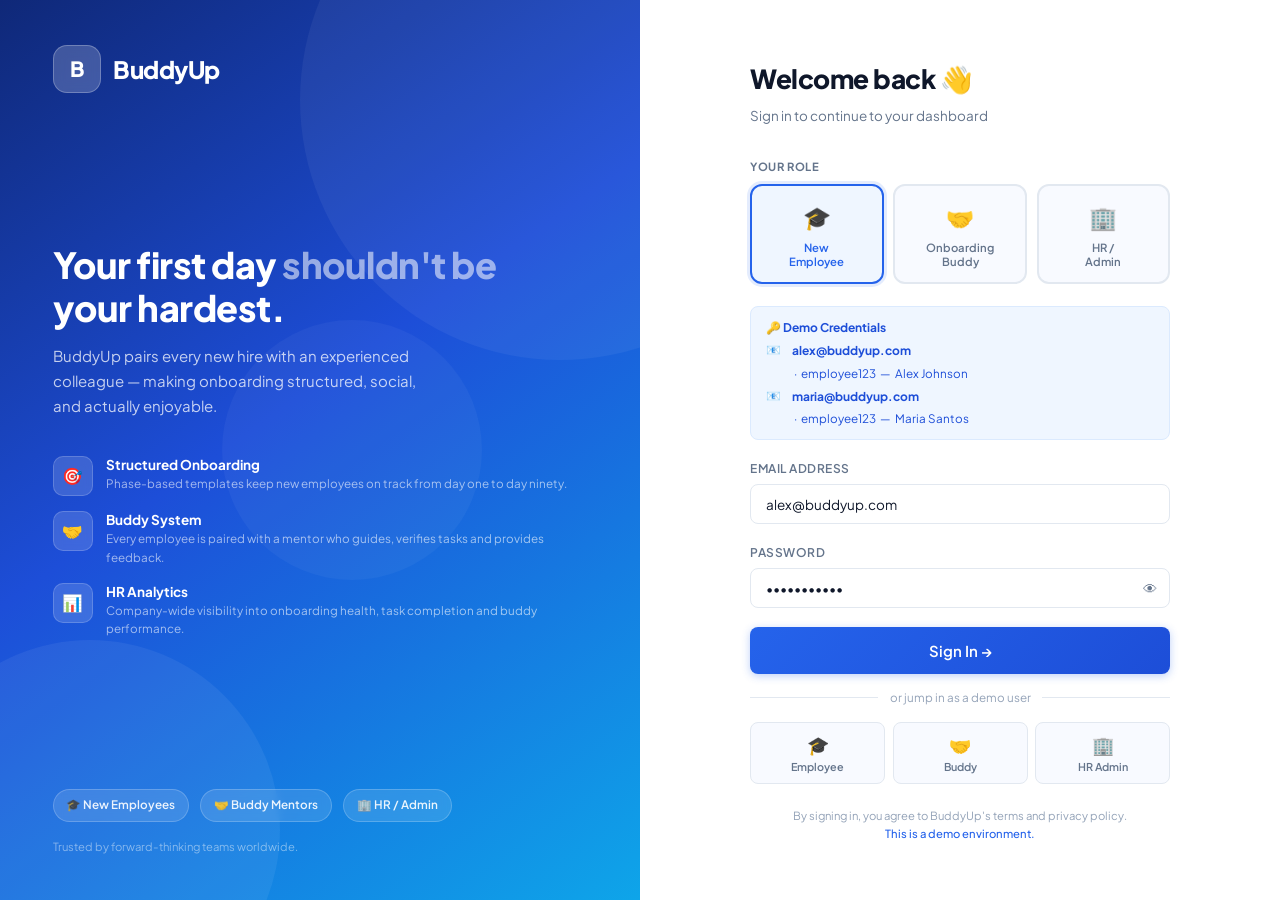
<file: BuddyUp/index.html>
<!DOCTYPE html>
<html lang="en">
<head>
  <meta charset="UTF-8" />
  <meta name="viewport" content="width=device-width, initial-scale=1.0"/>
  <title>BuddyUp — Onboarding Buddy System</title>
  <link rel="stylesheet" href="styles.css"/>
  <style>
    /* ============================================================
       LOGIN PAGE — Two-column split layout
       ============================================================ */
    body { overflow: hidden; }

    .login-split {
      min-height: 100vh;
      height: 100vh;
      display: grid;
      grid-template-columns: 1fr 1fr;
      position: relative;
      overflow: hidden;
    }

    /* ---- LEFT PANEL (brand) ---- */
    .login-hero {
      background: linear-gradient(145deg, #0f2878 0%, #1d4ed8 45%, #0ea5e9 100%);
      display: flex;
      flex-direction: column;
      justify-content: space-between;
      padding: 3rem 3.5rem;
      position: relative;
      overflow: hidden;
      color: white;
    }

    /* decorative circles */
    .login-hero::before {
      content: '';
      position: absolute;
      width: 520px; height: 520px;
      border-radius: 50%;
      background: rgba(255,255,255,.05);
      top: -160px; right: -180px;
      pointer-events: none;
    }
    .login-hero::after {
      content: '';
      position: absolute;
      width: 380px; height: 380px;
      border-radius: 50%;
      background: rgba(255,255,255,.06);
      bottom: -120px; left: -100px;
      pointer-events: none;
    }
    .hero-circle-mid {
      position: absolute;
      width: 260px; height: 260px;
      border-radius: 50%;
      background: rgba(255,255,255,.04);
      top: 50%; left: 55%;
      transform: translate(-50%,-50%);
      pointer-events: none;
    }

    .hero-header {
      display: flex;
      align-items: center;
      gap: .85rem;
      position: relative;
      z-index: 1;
    }

    .hero-logo-icon {
      width: 48px; height: 48px;
      background: rgba(255,255,255,.2);
      backdrop-filter: blur(6px);
      border-radius: 14px;
      display: flex; align-items: center; justify-content: center;
      font-size: 1.4rem;
      font-weight: 800;
      color: white;
      border: 1px solid rgba(255,255,255,.25);
      flex-shrink: 0;
    }

    .hero-logo-name {
      font-size: 1.6rem;
      font-weight: 800;
      color: white;
      letter-spacing: -.5px;
    }

    .hero-body {
      position: relative;
      z-index: 1;
      flex: 1;
      display: flex;
      flex-direction: column;
      justify-content: center;
      padding: 2rem 0;
    }

    .hero-tagline {
      font-size: 2.4rem;
      font-weight: 800;
      line-height: 1.2;
      color: white;
      margin-bottom: 1rem;
      letter-spacing: -.5px;
    }

    .hero-tagline span {
      color: rgba(255,255,255,.55);
    }

    .hero-desc {
      font-size: 1rem;
      color: rgba(255,255,255,.75);
      line-height: 1.65;
      max-width: 380px;
      margin-bottom: 2.5rem;
    }

    /* Feature list */
    .hero-features {
      display: flex;
      flex-direction: column;
      gap: 1rem;
    }

    .hero-feature {
      display: flex;
      align-items: flex-start;
      gap: .9rem;
    }

    .hero-feature-icon {
      width: 40px; height: 40px;
      border-radius: 10px;
      background: rgba(255,255,255,.15);
      display: flex; align-items: center; justify-content: center;
      font-size: 1.1rem;
      flex-shrink: 0;
      backdrop-filter: blur(4px);
      border: 1px solid rgba(255,255,255,.18);
    }

    .hero-feature-text {}
    .hero-feature-title {
      font-size: .9rem;
      font-weight: 700;
      color: white;
      line-height: 1.3;
    }
    .hero-feature-desc {
      font-size: .78rem;
      color: rgba(255,255,255,.6);
      margin-top: .1rem;
    }

    /* Role pillars */
    .hero-roles {
      display: flex;
      gap: .75rem;
      flex-wrap: wrap;
      position: relative;
      z-index: 1;
    }

    .hero-role-pill {
      display: flex;
      align-items: center;
      gap: .4rem;
      background: rgba(255,255,255,.12);
      border: 1px solid rgba(255,255,255,.2);
      border-radius: 20px;
      padding: .4rem .85rem;
      font-size: .78rem;
      font-weight: 600;
      color: rgba(255,255,255,.9);
      backdrop-filter: blur(4px);
    }

    .hero-bottom-text {
      font-size: .75rem;
      color: rgba(255,255,255,.45);
      margin-top: 1rem;
    }

    /* ---- RIGHT PANEL (form) ---- */
    .login-form-panel {
      background: var(--surface);
      display: flex;
      flex-direction: column;
      align-items: center;
      justify-content: center;
      padding: 3rem 3.5rem;
      overflow-y: auto;
      position: relative;
    }

    .login-form-inner {
      width: 100%;
      max-width: 420px;
    }

    .login-form-header {
      margin-bottom: 2rem;
    }

    .login-form-title {
      font-size: 1.75rem;
      font-weight: 800;
      color: var(--text);
      letter-spacing: -.5px;
      margin-bottom: .35rem;
    }

    .login-form-subtitle {
      font-size: .9rem;
      color: var(--text-muted);
    }

    /* Role selector — horizontal pills on desktop */
    .role-selector-h {
      display: grid;
      grid-template-columns: repeat(3, 1fr);
      gap: .65rem;
      margin-bottom: 1.5rem;
    }

    .role-card-h {
      display: flex;
      flex-direction: column;
      align-items: center;
      gap: .4rem;
      padding: .9rem .6rem;
      border: 2px solid var(--border);
      border-radius: var(--radius);
      cursor: pointer;
      transition: var(--transition);
      background: var(--surface-2);
      text-align: center;
    }

    .role-card-h:hover {
      border-color: var(--primary);
      background: var(--primary-pale);
    }

    .role-card-h.active {
      border-color: var(--primary);
      background: var(--primary-pale);
      box-shadow: 0 0 0 3px rgba(37,99,235,.12);
    }

    .role-card-h .rch-icon { font-size: 1.5rem; }
    .role-card-h .rch-label {
      font-size: .75rem;
      font-weight: 600;
      color: var(--text-muted);
      line-height: 1.2;
    }
    .role-card-h.active .rch-label { color: var(--primary); }

    /* Credentials hint */
    .login-hint {
      background: var(--primary-pale);
      border: 1px solid var(--primary-light);
      border-radius: var(--radius-sm);
      padding: .7rem 1rem;
      margin-bottom: 1.25rem;
      font-size: .78rem;
      color: var(--primary-dark);
    }
    .login-hint strong {
      display: block;
      font-weight: 700;
      margin-bottom: .3rem;
      font-size: .8rem;
    }
    .hint-creds { display: flex; flex-direction: column; gap: .18rem; }
    .hint-row { display: flex; gap: .5rem; align-items: flex-start; }
    .hint-label { color: var(--text-muted); width: 18px; flex-shrink: 0; }

    /* Divider */
    .divider-or {
      display: flex; align-items: center; gap: .75rem;
      color: var(--text-light); font-size: .78rem; margin: 1rem 0;
    }
    .divider-or::before, .divider-or::after {
      content: ''; flex: 1; height: 1px; background: var(--border);
    }

    /* Quick login buttons */
    .quick-login-grid {
      display: grid;
      grid-template-columns: repeat(3, 1fr);
      gap: .5rem;
      margin-bottom: 1.5rem;
    }

    .quick-btn {
      display: flex;
      flex-direction: column;
      align-items: center;
      gap: .25rem;
      padding: .65rem .4rem;
      border-radius: var(--radius-sm);
      border: 1.5px solid var(--border);
      background: var(--surface-2);
      cursor: pointer;
      transition: var(--transition);
      font-size: .72rem;
      font-weight: 600;
      color: var(--text-muted);
    }
    .quick-btn:hover {
      border-color: var(--primary);
      color: var(--primary);
      background: var(--primary-pale);
    }
    .quick-btn .qb-icon { font-size: 1.2rem; }

    .form-footer-note {
      text-align: center;
      font-size: .75rem;
      color: var(--text-light);
      margin-top: 1.25rem;
    }

    /* ---- RESPONSIVE ---- */
    @media (max-width: 900px) {
      body { overflow: auto; }
      .login-split {
        grid-template-columns: 1fr;
        height: auto;
        min-height: 100vh;
      }
      .login-hero {
        padding: 2rem 2rem 2.5rem;
        min-height: 320px;
      }
      .hero-tagline { font-size: 1.7rem; }
      .hero-features { display: none; }
      .login-form-panel {
        padding: 2rem 1.75rem 3rem;
        justify-content: flex-start;
      }
      .login-form-inner { max-width: 100%; }
    }

    @media (max-width: 480px) {
      .login-hero { padding: 1.5rem; }
      .login-form-panel { padding: 1.5rem 1.25rem 2.5rem; }
      .role-selector-h { gap: .4rem; }
      .quick-login-grid { gap: .4rem; }
    }
  </style>
</head>
<body>

<div class="login-split">

  <!-- ===== LEFT: HERO PANEL ===== -->
  <div class="login-hero">
    <div class="hero-circle-mid"></div>

    <!-- Brand header -->
    <div class="hero-header">
      <div class="hero-logo-icon">B</div>
      <span class="hero-logo-name">BuddyUp</span>
    </div>

    <!-- Body content -->
    <div class="hero-body">
      <h1 class="hero-tagline">
        Your first day <span>shouldn't be</span><br>your hardest.
      </h1>
      <p class="hero-desc">
        BuddyUp pairs every new hire with an experienced colleague — making onboarding structured, social, and actually enjoyable.
      </p>

      <div class="hero-features">
        <div class="hero-feature">
          <div class="hero-feature-icon">🎯</div>
          <div class="hero-feature-text">
            <div class="hero-feature-title">Structured Onboarding</div>
            <div class="hero-feature-desc">Phase-based templates keep new employees on track from day one to day ninety.</div>
          </div>
        </div>
        <div class="hero-feature">
          <div class="hero-feature-icon">🤝</div>
          <div class="hero-feature-text">
            <div class="hero-feature-title">Buddy System</div>
            <div class="hero-feature-desc">Every employee is paired with a mentor who guides, verifies tasks and provides feedback.</div>
          </div>
        </div>
        <div class="hero-feature">
          <div class="hero-feature-icon">📊</div>
          <div class="hero-feature-text">
            <div class="hero-feature-title">HR Analytics</div>
            <div class="hero-feature-desc">Company-wide visibility into onboarding health, task completion and buddy performance.</div>
          </div>
        </div>
      </div>
    </div>

    <!-- Footer pills -->
    <div>
      <div class="hero-roles">
        <div class="hero-role-pill">🎓 New Employees</div>
        <div class="hero-role-pill">🤝 Buddy Mentors</div>
        <div class="hero-role-pill">🏢 HR / Admin</div>
      </div>
      <div class="hero-bottom-text">Trusted by forward-thinking teams worldwide.</div>
    </div>
  </div>

  <!-- ===== RIGHT: FORM PANEL ===== -->
  <div class="login-form-panel">
    <div class="login-form-inner fade-in">

      <!-- Form header -->
      <div class="login-form-header">
        <h2 class="login-form-title">Welcome back 👋</h2>
        <p class="login-form-subtitle">Sign in to continue to your dashboard</p>
      </div>

      <!-- Role selector -->
      <div style="font-size:.75rem;font-weight:700;color:var(--text-muted);text-transform:uppercase;letter-spacing:.6px;margin-bottom:.6rem;">Your role</div>
      <div class="role-selector-h" id="roleSelectorH">
        <div class="role-card-h active" data-role="employee" onclick="selectRole('employee', this)">
          <span class="rch-icon">🎓</span>
          <span class="rch-label">New<br>Employee</span>
        </div>
        <div class="role-card-h" data-role="buddy" onclick="selectRole('buddy', this)">
          <span class="rch-icon">🤝</span>
          <span class="rch-label">Onboarding<br>Buddy</span>
        </div>
        <div class="role-card-h" data-role="admin" onclick="selectRole('admin', this)">
          <span class="rch-icon">🏢</span>
          <span class="rch-label">HR /<br>Admin</span>
        </div>
      </div>

      <!-- Demo credentials hint -->
      <div class="login-hint" id="credentialsHint">
        <strong>🔑 Demo Credentials</strong>
        <div class="hint-creds" id="hintCreds"></div>
      </div>

      <!-- Form -->
      <form id="loginForm" onsubmit="handleLogin(event)">
        <div class="form-group">
          <label class="form-label">Email Address</label>
          <input type="email" class="form-control" id="emailInput" placeholder="your@email.com" required autocomplete="email"/>
        </div>
        <div class="form-group">
          <label class="form-label">Password</label>
          <div style="position:relative;">
            <input type="password" class="form-control" id="passwordInput" placeholder="Enter your password" required autocomplete="current-password" style="padding-right:2.75rem;"/>
            <button type="button" onclick="togglePassword()" style="position:absolute;right:.85rem;top:50%;transform:translateY(-50%);background:none;border:none;color:var(--text-muted);cursor:pointer;font-size:.95rem;line-height:1;" id="pwToggle" title="Toggle password">👁</button>
          </div>
        </div>

        <div id="loginError" style="display:none;background:#fee2e2;border:1px solid #fca5a5;border-radius:var(--radius-sm);padding:.65rem 1rem;font-size:.82rem;color:var(--danger);margin-bottom:1rem;">
          ❌ Invalid email or password. Please try again.
        </div>

        <button type="submit" class="btn btn-primary btn-lg btn-block" id="loginBtn">
          Sign In →
        </button>
      </form>

      <!-- Quick login -->
      <div class="divider-or">or jump in as a demo user</div>
      <div class="quick-login-grid">
        <button class="quick-btn" onclick="quickLogin('employee')">
          <span class="qb-icon">🎓</span>
          <span>Employee</span>
        </button>
        <button class="quick-btn" onclick="quickLogin('buddy')">
          <span class="qb-icon">🤝</span>
          <span>Buddy</span>
        </button>
        <button class="quick-btn" onclick="quickLogin('admin')">
          <span class="qb-icon">🏢</span>
          <span>HR Admin</span>
        </button>
      </div>

      <div class="form-footer-note">
        By signing in, you agree to BuddyUp's terms and privacy policy.<br>
        <span style="color:var(--primary);font-weight:500;">This is a demo environment.</span>
      </div>
    </div>
  </div>

</div><!-- .login-split -->

<div id="toastContainer" class="toast-container"></div>

<script src="data.js"></script>
<script src="app.js"></script>
<script>
  let SELECTED_ROLE = 'employee';

  const DEMO_CREDS = {
    employee: [
      { email: 'alex@buddyup.com',  pass: 'employee123', name: 'Alex Johnson'  },
      { email: 'maria@buddyup.com', pass: 'employee123', name: 'Maria Santos'  },
    ],
    buddy: [
      { email: 'david@buddyup.com', pass: 'buddy123', name: 'David Chen'     },
      { email: 'sarah@buddyup.com', pass: 'buddy123', name: 'Sarah Williams' },
    ],
    admin: [
      { email: 'hr@buddyup.com', pass: 'admin123', name: 'Rachel Torres (HR)' },
    ],
  };

  function selectRole(role, el) {
    SELECTED_ROLE = role;
    document.querySelectorAll('.role-card-h').forEach(c => c.classList.remove('active'));
    el.classList.add('active');
    updateHint();
    const creds = DEMO_CREDS[role][0];
    document.getElementById('emailInput').value    = creds.email;
    document.getElementById('passwordInput').value = creds.pass;
    document.getElementById('loginError').style.display = 'none';
  }

  function updateHint() {
    const creds = DEMO_CREDS[SELECTED_ROLE];
    document.getElementById('hintCreds').innerHTML = creds.map(c => `
      <div class="hint-row">
        <span class="hint-label">📧</span>
        <span><strong>${c.email}</strong> &nbsp;·&nbsp; ${c.pass} &nbsp;—&nbsp; ${c.name}</span>
      </div>
    `).join('');
  }

  function quickLogin(role) {
    const c = DEMO_CREDS[role][0];
    document.getElementById('emailInput').value    = c.email;
    document.getElementById('passwordInput').value = c.pass;
    selectRole(role, document.querySelector(`.role-card-h[data-role="${role}"]`));
    handleLogin(null);
  }

  function handleLogin(e) {
    if (e) e.preventDefault();
    const email    = document.getElementById('emailInput').value.trim();
    const password = document.getElementById('passwordInput').value;
    const btn      = document.getElementById('loginBtn');
    const errorEl  = document.getElementById('loginError');

    btn.disabled    = true;
    btn.textContent = 'Signing in…';
    errorEl.style.display = 'none';

    setTimeout(() => {
      const user = findUser(email, password);
      if (!user) {
        btn.disabled    = false;
        btn.textContent = 'Sign In →';
        errorEl.style.display = 'block';
        return;
      }
      saveSession(user);
      btn.textContent = '✓ Redirecting…';
      setTimeout(() => redirectToDashboard(user.role), 400);
    }, 500);
  }

  function togglePassword() {
    const inp = document.getElementById('passwordInput');
    const btn = document.getElementById('pwToggle');
    if (inp.type === 'password') { inp.type = 'text';     btn.textContent = '🙈'; }
    else                         { inp.type = 'password'; btn.textContent = '👁'; }
  }

  document.addEventListener('DOMContentLoaded', () => {
    const user = loadSession();
    if (user) { redirectToDashboard(user.role); return; }
    updateHint();
    const def = DEMO_CREDS['employee'][0];
    document.getElementById('emailInput').value    = def.email;
    document.getElementById('passwordInput').value = def.pass;
  });
</script>
</body>
</html>
</file>
<file: BuddyUp/styles.css>
/* ============================================================
   BuddyUp — Global Styles
   Font: Plus Jakarta Sans
   Palette: Bluish Corporate
   ============================================================ */

@import url('https://fonts.googleapis.com/css2?family=Plus+Jakarta+Sans:wght@300;400;500;600;700;800&display=swap');

/* ---------- CSS Variables ---------- */
:root {
  --primary:       #2563eb;
  --primary-dark:  #1d4ed8;
  --primary-light: #dbeafe;
  --primary-pale:  #eff6ff;
  --secondary:     #0ea5e9;
  --accent:        #6366f1;
  --success:       #10b981;
  --warning:       #f59e0b;
  --danger:        #ef4444;
  --info:          #06b6d4;

  --bg:            #f0f4ff;
  --surface:       #ffffff;
  --surface-2:     #f8faff;
  --border:        #e2e8f0;
  --border-light:  #f1f5f9;

  --text:          #0f172a;
  --text-muted:    #64748b;
  --text-light:    #94a3b8;

  --sidebar-w:     260px;
  --header-h:      64px;
  --radius:        12px;
  --radius-sm:     8px;
  --radius-lg:     16px;
  --radius-xl:     24px;
  --shadow:        0 1px 3px rgba(0,0,0,.06), 0 4px 16px rgba(37,99,235,.06);
  --shadow-md:     0 4px 6px rgba(0,0,0,.07), 0 10px 30px rgba(37,99,235,.10);
  --shadow-lg:     0 10px 25px rgba(0,0,0,.10), 0 20px 40px rgba(37,99,235,.12);

  --transition:    all .2s ease;
}

/* ---------- Reset & Base ---------- */
*, *::before, *::after { box-sizing: border-box; margin: 0; padding: 0; }

html { font-size: 15px; scroll-behavior: smooth; }

body {
  font-family: 'Plus Jakarta Sans', system-ui, sans-serif;
  background: var(--bg);
  color: var(--text);
  line-height: 1.6;
  min-height: 100vh;
  -webkit-font-smoothing: antialiased;
}

a { color: var(--primary); text-decoration: none; transition: var(--transition); }
a:hover { color: var(--primary-dark); }

img, svg { display: block; max-width: 100%; }

button { cursor: pointer; font-family: inherit; }

ul { list-style: none; }

input, select, textarea {
  font-family: inherit;
  font-size: 0.9rem;
}

/* ---------- Scrollbar ---------- */
::-webkit-scrollbar { width: 6px; height: 6px; }
::-webkit-scrollbar-track { background: transparent; }
::-webkit-scrollbar-thumb { background: var(--border); border-radius: 3px; }
::-webkit-scrollbar-thumb:hover { background: var(--text-light); }

/* ============================================================
   LOGIN PAGE
   ============================================================ */
.login-page {
  min-height: 100vh;
  display: flex;
  align-items: center;
  justify-content: center;
  background: linear-gradient(135deg, #1e3a8a 0%, #2563eb 40%, #0ea5e9 100%);
  padding: 1.5rem;
  position: relative;
  overflow: hidden;
}

.login-page::before {
  content: '';
  position: absolute;
  width: 600px; height: 600px;
  border-radius: 50%;
  background: rgba(255,255,255,.04);
  top: -200px; right: -200px;
  pointer-events: none;
}
.login-page::after {
  content: '';
  position: absolute;
  width: 400px; height: 400px;
  border-radius: 50%;
  background: rgba(255,255,255,.04);
  bottom: -150px; left: -100px;
  pointer-events: none;
}

.login-card {
  background: var(--surface);
  border-radius: var(--radius-xl);
  box-shadow: var(--shadow-lg);
  width: 100%;
  max-width: 440px;
  padding: 2.5rem;
  position: relative;
  z-index: 1;
}

.login-logo {
  display: flex;
  align-items: center;
  gap: .75rem;
  margin-bottom: 2rem;
}

.login-logo .logo-icon {
  width: 44px; height: 44px;
  background: linear-gradient(135deg, var(--primary), var(--secondary));
  border-radius: var(--radius-sm);
  display: flex; align-items: center; justify-content: center;
  color: white;
  font-size: 1.3rem;
  font-weight: 800;
  flex-shrink: 0;
}

.login-logo .logo-text {
  font-size: 1.5rem;
  font-weight: 800;
  color: var(--primary);
  letter-spacing: -.5px;
}

.login-title {
  font-size: 1.5rem;
  font-weight: 700;
  color: var(--text);
  margin-bottom: .5rem;
}

.login-subtitle {
  color: var(--text-muted);
  font-size: .9rem;
  margin-bottom: 2rem;
}

/* Role cards */
.role-selector {
  display: grid;
  grid-template-columns: repeat(3, 1fr);
  gap: .75rem;
  margin-bottom: 1.75rem;
}

.role-card {
  border: 2px solid var(--border);
  border-radius: var(--radius);
  padding: 1rem .75rem;
  text-align: center;
  cursor: pointer;
  transition: var(--transition);
  background: var(--surface-2);
}

.role-card:hover {
  border-color: var(--primary);
  background: var(--primary-pale);
}

.role-card.active {
  border-color: var(--primary);
  background: var(--primary-pale);
  box-shadow: 0 0 0 3px rgba(37,99,235,.15);
}

.role-card .role-icon {
  font-size: 1.6rem;
  margin-bottom: .5rem;
}

.role-card .role-label {
  font-size: .75rem;
  font-weight: 600;
  color: var(--text-muted);
  line-height: 1.3;
}

.role-card.active .role-label { color: var(--primary); }

/* Form */
.form-group { margin-bottom: 1.25rem; }

.form-label {
  display: block;
  font-size: .8rem;
  font-weight: 600;
  color: var(--text-muted);
  margin-bottom: .4rem;
  text-transform: uppercase;
  letter-spacing: .5px;
}

.form-control {
  width: 100%;
  padding: .7rem 1rem;
  border: 1.5px solid var(--border);
  border-radius: var(--radius-sm);
  background: var(--surface);
  color: var(--text);
  font-size: .9rem;
  transition: var(--transition);
  outline: none;
}

.form-control:focus {
  border-color: var(--primary);
  box-shadow: 0 0 0 3px rgba(37,99,235,.12);
}

/* Buttons */
.btn {
  display: inline-flex;
  align-items: center;
  justify-content: center;
  gap: .5rem;
  padding: .65rem 1.25rem;
  border-radius: var(--radius-sm);
  font-size: .9rem;
  font-weight: 600;
  border: none;
  transition: var(--transition);
  white-space: nowrap;
  line-height: 1.4;
}

.btn-primary {
  background: linear-gradient(135deg, var(--primary), var(--primary-dark));
  color: white;
  box-shadow: 0 2px 8px rgba(37,99,235,.3);
}
.btn-primary:hover {
  background: linear-gradient(135deg, var(--primary-dark), #1e40af);
  box-shadow: 0 4px 16px rgba(37,99,235,.4);
  transform: translateY(-1px);
}

.btn-secondary {
  background: var(--surface-2);
  color: var(--text);
  border: 1.5px solid var(--border);
}
.btn-secondary:hover { background: var(--border-light); border-color: var(--text-light); }

.btn-danger {
  background: var(--danger);
  color: white;
}
.btn-danger:hover { background: #dc2626; }

.btn-success {
  background: var(--success);
  color: white;
}
.btn-success:hover { background: #059669; }

.btn-ghost {
  background: transparent;
  color: var(--text-muted);
  border: none;
  padding: .4rem .75rem;
}
.btn-ghost:hover { color: var(--primary); background: var(--primary-pale); }

.btn-sm { padding: .4rem .9rem; font-size: .8rem; }
.btn-lg { padding: .85rem 1.5rem; font-size: 1rem; }
.btn-block { width: 100%; }
.btn-icon { padding: .5rem; border-radius: var(--radius-sm); }

/* ============================================================
   LAYOUT — Sidebar + Main
   ============================================================ */
.app-layout {
  display: flex;
  min-height: 100vh;
}

/* ---------- Sidebar ---------- */
.sidebar {
  width: var(--sidebar-w);
  background: var(--surface);
  border-right: 1px solid var(--border);
  display: flex;
  flex-direction: column;
  position: fixed;
  top: 0; left: 0; bottom: 0;
  z-index: 200;
  transition: transform .3s ease;
  overflow-y: auto;
  overflow-x: hidden;
}

.sidebar-header {
  padding: 1.25rem 1.5rem;
  border-bottom: 1px solid var(--border-light);
  display: flex;
  align-items: center;
  gap: .75rem;
}

.sidebar-logo-icon {
  width: 36px; height: 36px;
  background: linear-gradient(135deg, var(--primary), var(--secondary));
  border-radius: var(--radius-sm);
  display: flex; align-items: center; justify-content: center;
  color: white;
  font-size: 1rem;
  font-weight: 800;
  flex-shrink: 0;
}

.sidebar-logo-text {
  font-size: 1.2rem;
  font-weight: 800;
  color: var(--primary);
  letter-spacing: -.5px;
}

/* User info in sidebar */
.sidebar-user {
  padding: 1rem 1.5rem;
  display: flex;
  align-items: center;
  gap: .75rem;
  background: var(--primary-pale);
  margin: 1rem;
  border-radius: var(--radius);
}

.avatar {
  width: 36px; height: 36px;
  border-radius: 50%;
  background: linear-gradient(135deg, var(--primary), var(--secondary));
  display: flex; align-items: center; justify-content: center;
  color: white;
  font-size: .8rem;
  font-weight: 700;
  flex-shrink: 0;
}

.avatar-lg { width: 48px; height: 48px; font-size: 1rem; }
.avatar-xl { width: 64px; height: 64px; font-size: 1.2rem; }

.avatar-sm { width: 28px; height: 28px; font-size: .7rem; }

.sidebar-user-name {
  font-size: .85rem;
  font-weight: 600;
  color: var(--text);
  line-height: 1.2;
}

.sidebar-user-role {
  font-size: .72rem;
  color: var(--primary);
  font-weight: 500;
  text-transform: capitalize;
}

/* Nav */
.sidebar-nav { padding: .75rem 1rem; flex: 1; }

.nav-section-label {
  font-size: .68rem;
  font-weight: 700;
  color: var(--text-light);
  text-transform: uppercase;
  letter-spacing: .8px;
  padding: .5rem .5rem .25rem;
  margin-top: .5rem;
}

.nav-item {
  display: flex;
  align-items: center;
  gap: .75rem;
  padding: .6rem .75rem;
  border-radius: var(--radius-sm);
  color: var(--text-muted);
  font-size: .88rem;
  font-weight: 500;
  cursor: pointer;
  transition: var(--transition);
  margin-bottom: .1rem;
  border: none;
  background: none;
  width: 100%;
  text-align: left;
}

.nav-item:hover { background: var(--primary-pale); color: var(--primary); }
.nav-item.active { background: var(--primary); color: white; font-weight: 600; }
.nav-item.active .nav-icon { color: white; }

.nav-icon {
  width: 18px; height: 18px;
  flex-shrink: 0;
  display: flex; align-items: center; justify-content: center;
}

.nav-badge {
  margin-left: auto;
  background: var(--danger);
  color: white;
  font-size: .65rem;
  font-weight: 700;
  padding: .1rem .35rem;
  border-radius: 10px;
  min-width: 18px;
  text-align: center;
}

.nav-item.active .nav-badge { background: rgba(255,255,255,.3); }

/* Sidebar footer */
.sidebar-footer {
  padding: 1rem;
  border-top: 1px solid var(--border-light);
}

/* ---------- Main Content ---------- */
.main-content {
  margin-left: var(--sidebar-w);
  flex: 1;
  min-height: 100vh;
  display: flex;
  flex-direction: column;
  transition: margin-left .3s ease;
}

/* ---------- Top Header ---------- */
.top-header {
  height: var(--header-h);
  background: var(--surface);
  border-bottom: 1px solid var(--border);
  display: flex;
  align-items: center;
  padding: 0 1.75rem;
  gap: 1rem;
  position: sticky;
  top: 0;
  z-index: 100;
}

.header-hamburger {
  display: none;
  background: none;
  border: none;
  padding: .4rem;
  color: var(--text-muted);
  border-radius: var(--radius-sm);
  flex-shrink: 0;
}

.header-hamburger:hover { background: var(--border-light); }

.header-title {
  font-size: 1.1rem;
  font-weight: 700;
  color: var(--text);
  flex: 1;
}

.header-subtitle {
  font-size: .75rem;
  font-weight: 400;
  color: var(--text-muted);
  margin-left: .5rem;
}

.header-actions {
  display: flex;
  align-items: center;
  gap: .75rem;
  margin-left: auto;
}

.header-avatar-btn {
  display: flex;
  align-items: center;
  gap: .5rem;
  background: none;
  border: none;
  cursor: pointer;
  padding: .3rem;
  border-radius: var(--radius-sm);
  transition: var(--transition);
}
.header-avatar-btn:hover { background: var(--primary-pale); }
.header-avatar-btn:hover .header-user-name { color: var(--primary); }

.header-user-name {
  font-size: .85rem;
  font-weight: 600;
  color: var(--text);
}

.notification-btn {
  position: relative;
  width: 36px; height: 36px;
  background: var(--surface-2);
  border: 1.5px solid var(--border);
  border-radius: var(--radius-sm);
  display: flex; align-items: center; justify-content: center;
  color: var(--text-muted);
  cursor: pointer;
  transition: var(--transition);
}
.notification-btn:hover { border-color: var(--primary); color: var(--primary); }

.notif-dot {
  position: absolute;
  top: 5px; right: 5px;
  width: 7px; height: 7px;
  background: var(--danger);
  border-radius: 50%;
  border: 1.5px solid white;
}

/* ---------- Page Body ---------- */
.page-body {
  padding: 1.75rem;
  flex: 1;
}

/* ============================================================
   CARDS & CONTAINERS
   ============================================================ */
.card {
  background: var(--surface);
  border-radius: var(--radius);
  box-shadow: var(--shadow);
  border: 1px solid var(--border);
  overflow: hidden;
}

.card-header {
  padding: 1.1rem 1.4rem;
  border-bottom: 1px solid var(--border-light);
  display: flex;
  align-items: center;
  justify-content: space-between;
  gap: 1rem;
  flex-wrap: wrap;
}

.card-title {
  font-size: .95rem;
  font-weight: 700;
  color: var(--text);
}

.card-subtitle {
  font-size: .78rem;
  color: var(--text-muted);
  margin-top: .1rem;
}

.card-body { padding: 1.4rem; }
.card-footer {
  padding: .9rem 1.4rem;
  border-top: 1px solid var(--border-light);
  background: var(--surface-2);
}

/* Stat cards */
.stat-grid {
  display: grid;
  grid-template-columns: repeat(auto-fit, minmax(200px, 1fr));
  gap: 1.1rem;
  margin-bottom: 1.5rem;
}

.stat-card {
  background: var(--surface);
  border-radius: var(--radius);
  padding: 1.25rem 1.4rem;
  box-shadow: var(--shadow);
  border: 1px solid var(--border);
  display: flex;
  align-items: flex-start;
  gap: 1rem;
  transition: var(--transition);
}

.stat-card:hover { box-shadow: var(--shadow-md); transform: translateY(-2px); }

.stat-icon {
  width: 48px; height: 48px;
  border-radius: var(--radius-sm);
  display: flex; align-items: center; justify-content: center;
  font-size: 1.4rem;
  flex-shrink: 0;
}

.stat-icon.blue   { background: var(--primary-pale); }
.stat-icon.green  { background: #dcfce7; }
.stat-icon.amber  { background: #fef3c7; }
.stat-icon.purple { background: #ede9fe; }
.stat-icon.cyan   { background: #e0f2fe; }
.stat-icon.red    { background: #fee2e2; }

.stat-info {}
.stat-value {
  font-size: 1.6rem;
  font-weight: 800;
  color: var(--text);
  line-height: 1;
}
.stat-label {
  font-size: .8rem;
  color: var(--text-muted);
  margin-top: .2rem;
  font-weight: 500;
}
.stat-change {
  font-size: .75rem;
  font-weight: 600;
  margin-top: .3rem;
}
.stat-change.up { color: var(--success); }
.stat-change.down { color: var(--danger); }

/* ============================================================
   GRID LAYOUTS
   ============================================================ */
.grid-2 { display: grid; grid-template-columns: repeat(2, 1fr); gap: 1.25rem; }
.grid-3 { display: grid; grid-template-columns: repeat(3, 1fr); gap: 1.25rem; }
.grid-auto { display: grid; grid-template-columns: repeat(auto-fill, minmax(280px, 1fr)); gap: 1.25rem; }

.col-span-2 { grid-column: span 2; }

/* ============================================================
   PROGRESS
   ============================================================ */
.progress-bar-wrap {
  width: 100%;
  background: var(--border);
  border-radius: 10px;
  height: 8px;
  overflow: hidden;
}

.progress-bar-fill {
  height: 100%;
  border-radius: 10px;
  background: linear-gradient(90deg, var(--primary), var(--secondary));
  transition: width .6s ease;
}

.progress-bar-fill.success { background: linear-gradient(90deg, var(--success), #34d399); }
.progress-bar-fill.warning { background: linear-gradient(90deg, var(--warning), #fbbf24); }
.progress-bar-fill.danger  { background: linear-gradient(90deg, var(--danger), #f87171); }

.progress-label {
  display: flex;
  justify-content: space-between;
  font-size: .8rem;
  color: var(--text-muted);
  margin-bottom: .35rem;
  font-weight: 500;
}

/* ============================================================
   BADGES & TAGS
   ============================================================ */
.badge {
  display: inline-flex;
  align-items: center;
  gap: .3rem;
  padding: .2rem .6rem;
  border-radius: 20px;
  font-size: .72rem;
  font-weight: 600;
  white-space: nowrap;
}

.badge-blue    { background: var(--primary-light); color: var(--primary-dark); }
.badge-green   { background: #dcfce7; color: #15803d; }
.badge-amber   { background: #fef3c7; color: #b45309; }
.badge-red     { background: #fee2e2; color: #b91c1c; }
.badge-purple  { background: #ede9fe; color: #6d28d9; }
.badge-gray    { background: var(--border-light); color: var(--text-muted); }
.badge-cyan    { background: #e0f2fe; color: #0369a1; }

/* ============================================================
   TABLES
   ============================================================ */
.table-wrapper { overflow-x: auto; }

table {
  width: 100%;
  border-collapse: collapse;
  font-size: .875rem;
}

thead tr {
  background: var(--surface-2);
  border-bottom: 1.5px solid var(--border);
}

th {
  padding: .75rem 1rem;
  text-align: left;
  font-size: .75rem;
  font-weight: 700;
  color: var(--text-muted);
  text-transform: uppercase;
  letter-spacing: .5px;
  white-space: nowrap;
}

td {
  padding: .85rem 1rem;
  border-bottom: 1px solid var(--border-light);
  color: var(--text);
  vertical-align: middle;
}

tr:last-child td { border-bottom: none; }
tbody tr { transition: var(--transition); }
tbody tr:hover { background: var(--primary-pale); }

/* ============================================================
   MODALS
   ============================================================ */
.modal-overlay {
  position: fixed; inset: 0;
  background: rgba(15,23,42,.5);
  backdrop-filter: blur(4px);
  z-index: 1000;
  display: flex;
  align-items: center;
  justify-content: center;
  padding: 1rem;
  opacity: 0;
  pointer-events: none;
  transition: opacity .25s ease;
}

.modal-overlay.open { opacity: 1; pointer-events: all; }

.modal {
  background: var(--surface);
  border-radius: var(--radius-lg);
  box-shadow: var(--shadow-lg);
  width: 100%;
  max-width: 560px;
  max-height: 90vh;
  overflow-y: auto;
  transform: translateY(20px);
  transition: transform .25s ease;
}

.modal-overlay.open .modal { transform: translateY(0); }

.modal-lg { max-width: 720px; }
.modal-sm { max-width: 400px; }

.modal-header {
  padding: 1.25rem 1.5rem;
  border-bottom: 1px solid var(--border);
  display: flex;
  align-items: center;
  justify-content: space-between;
}

.modal-title { font-size: 1.05rem; font-weight: 700; }

.modal-close {
  background: none;
  border: none;
  width: 30px; height: 30px;
  border-radius: var(--radius-sm);
  display: flex; align-items: center; justify-content: center;
  color: var(--text-muted);
  font-size: 1.2rem;
  cursor: pointer;
  transition: var(--transition);
}
.modal-close:hover { background: var(--border-light); color: var(--text); }

.modal-body { padding: 1.5rem; }
.modal-footer {
  padding: 1rem 1.5rem;
  border-top: 1px solid var(--border);
  display: flex;
  justify-content: flex-end;
  gap: .75rem;
}

/* ============================================================
   SECTIONS (view panels)
   ============================================================ */
.view-section { display: none; }
.view-section.active { display: block; }

/* ============================================================
   TASK LIST
   ============================================================ */
.task-item {
  display: flex;
  align-items: flex-start;
  gap: .85rem;
  padding: .85rem 0;
  border-bottom: 1px solid var(--border-light);
}
.task-item:last-child { border-bottom: none; }

.task-check {
  width: 20px; height: 20px;
  border: 2px solid var(--border);
  border-radius: 50%;
  flex-shrink: 0;
  cursor: pointer;
  transition: var(--transition);
  display: flex; align-items: center; justify-content: center;
  margin-top: 2px;
}

.task-check.checked {
  background: var(--success);
  border-color: var(--success);
  color: white;
  font-size: .7rem;
}

.task-check.pending-verify {
  background: var(--warning);
  border-color: var(--warning);
  color: white;
  font-size: .7rem;
}

.task-content { flex: 1; }
.task-title { font-size: .88rem; font-weight: 600; color: var(--text); }
.task-meta { font-size: .76rem; color: var(--text-muted); margin-top: .2rem; }

.task-actions { display: flex; gap: .4rem; flex-shrink: 0; }

/* ============================================================
   TIMELINE
   ============================================================ */
.timeline { position: relative; padding-left: 1.5rem; }
.timeline::before {
  content: '';
  position: absolute;
  left: 7px; top: 4px; bottom: 0;
  width: 2px;
  background: var(--border);
}

.timeline-item {
  position: relative;
  padding-bottom: 1.25rem;
}

.timeline-item::before {
  content: '';
  position: absolute;
  left: -1.5rem;
  top: 4px;
  width: 14px; height: 14px;
  border-radius: 50%;
  background: var(--primary);
  border: 2px solid var(--surface);
  box-shadow: 0 0 0 2px var(--primary);
  z-index: 1;
}

.timeline-item.completed::before { background: var(--success); box-shadow: 0 0 0 2px var(--success); }
.timeline-item.pending::before   { background: var(--border); box-shadow: 0 0 0 2px var(--border); }
.timeline-item.current::before   { background: var(--primary); box-shadow: 0 0 0 2px var(--primary); animation: pulse 1.5s infinite; }

@keyframes pulse {
  0%, 100% { box-shadow: 0 0 0 2px var(--primary); }
  50% { box-shadow: 0 0 0 5px rgba(37,99,235,.3); }
}

.timeline-content { margin-left: .5rem; }
.timeline-title { font-size: .88rem; font-weight: 600; color: var(--text); }
.timeline-date { font-size: .75rem; color: var(--text-muted); }
.timeline-desc { font-size: .82rem; color: var(--text-muted); margin-top: .25rem; }

/* ============================================================
   CALENDAR / SCHEDULE
   ============================================================ */
.calendar-grid {
  display: grid;
  grid-template-columns: repeat(7, 1fr);
  gap: .3rem;
}

.calendar-header-cell {
  text-align: center;
  font-size: .72rem;
  font-weight: 700;
  color: var(--text-muted);
  text-transform: uppercase;
  padding: .5rem 0;
}

.calendar-day {
  aspect-ratio: 1;
  display: flex;
  flex-direction: column;
  align-items: center;
  justify-content: center;
  border-radius: var(--radius-sm);
  font-size: .82rem;
  font-weight: 500;
  cursor: pointer;
  transition: var(--transition);
  position: relative;
}

.calendar-day:hover { background: var(--primary-pale); }
.calendar-day.today { background: var(--primary); color: white; font-weight: 700; }
.calendar-day.has-event::after {
  content: '';
  position: absolute;
  bottom: 3px;
  width: 4px; height: 4px;
  background: var(--accent);
  border-radius: 50%;
}
.calendar-day.today.has-event::after { background: white; }
.calendar-day.other-month { color: var(--text-light); }

/* ============================================================
   NOTIFICATION / TOAST
   ============================================================ */
.toast-container {
  position: fixed;
  bottom: 1.5rem;
  right: 1.5rem;
  z-index: 9999;
  display: flex;
  flex-direction: column;
  gap: .5rem;
  max-width: 320px;
}

.toast {
  background: var(--surface);
  border-radius: var(--radius);
  padding: .85rem 1rem;
  box-shadow: var(--shadow-md);
  border-left: 4px solid var(--primary);
  display: flex;
  align-items: flex-start;
  gap: .75rem;
  font-size: .85rem;
  animation: slideInRight .3s ease;
  border: 1px solid var(--border);
  border-left-width: 4px;
}

.toast.success { border-left-color: var(--success); }
.toast.warning { border-left-color: var(--warning); }
.toast.error   { border-left-color: var(--danger); }

@keyframes slideInRight {
  from { opacity: 0; transform: translateX(100%); }
  to   { opacity: 1; transform: translateX(0); }
}

.toast-icon { font-size: 1rem; flex-shrink: 0; margin-top: 1px; }
.toast-body {}
.toast-title { font-weight: 600; color: var(--text); margin-bottom: .1rem; }
.toast-msg   { color: var(--text-muted); font-size: .8rem; }
.toast-close { margin-left: auto; flex-shrink: 0; cursor: pointer; color: var(--text-light); font-size: .9rem; background: none; border: none; }

/* ============================================================
   MISC UTILITY
   ============================================================ */
.flex        { display: flex; }
.flex-col    { display: flex; flex-direction: column; }
.items-center { align-items: center; }
.items-start  { align-items: flex-start; }
.justify-between { justify-content: space-between; }
.justify-end  { justify-content: flex-end; }
.gap-1  { gap: .5rem; }
.gap-2  { gap: .75rem; }
.gap-3  { gap: 1rem; }
.gap-4  { gap: 1.25rem; }
.flex-1 { flex: 1; }

.mb-1  { margin-bottom: .5rem; }
.mb-2  { margin-bottom: .75rem; }
.mb-3  { margin-bottom: 1rem; }
.mb-4  { margin-bottom: 1.25rem; }
.mb-5  { margin-bottom: 1.75rem; }

.mt-1  { margin-top: .5rem; }
.mt-2  { margin-top: .75rem; }
.mt-3  { margin-top: 1rem; }
.mt-auto { margin-top: auto; }

.text-sm   { font-size: .82rem; }
.text-xs   { font-size: .75rem; }
.text-lg   { font-size: 1.05rem; }
.text-xl   { font-size: 1.2rem; }
.font-bold { font-weight: 700; }
.font-semibold { font-weight: 600; }
.text-muted { color: var(--text-muted); }
.text-primary { color: var(--primary); }
.text-success { color: var(--success); }
.text-danger  { color: var(--danger); }
.text-center { text-align: center; }
.text-right  { text-align: right; }

.divider {
  height: 1px;
  background: var(--border-light);
  margin: 1rem 0;
}

.empty-state {
  text-align: center;
  padding: 3rem 1rem;
  color: var(--text-muted);
}
.empty-state .empty-icon { font-size: 3rem; margin-bottom: 1rem; }
.empty-state .empty-title { font-size: 1rem; font-weight: 600; color: var(--text); margin-bottom: .5rem; }
.empty-state .empty-msg   { font-size: .85rem; }

/* Search bar */
.search-bar {
  display: flex;
  align-items: center;
  gap: .5rem;
  background: var(--surface-2);
  border: 1.5px solid var(--border);
  border-radius: var(--radius-sm);
  padding: .5rem .9rem;
  transition: var(--transition);
}
.search-bar:focus-within { border-color: var(--primary); box-shadow: 0 0 0 3px rgba(37,99,235,.1); }
.search-bar input { border: none; background: transparent; outline: none; flex: 1; font-size: .88rem; color: var(--text); }
.search-bar input::placeholder { color: var(--text-light); }

/* Tabs */
.tabs {
  display: flex;
  gap: .25rem;
  background: var(--surface-2);
  border-radius: var(--radius-sm);
  padding: .25rem;
  border: 1px solid var(--border);
}

.tab-btn {
  flex: 1;
  padding: .5rem 1rem;
  border-radius: 6px;
  border: none;
  background: transparent;
  font-size: .85rem;
  font-weight: 500;
  color: var(--text-muted);
  cursor: pointer;
  transition: var(--transition);
  white-space: nowrap;
}

.tab-btn.active {
  background: var(--surface);
  color: var(--primary);
  font-weight: 700;
  box-shadow: var(--shadow);
}

/* Chip */
.chip {
  display: inline-flex; align-items: center; gap: .3rem;
  padding: .3rem .7rem;
  border-radius: 20px;
  background: var(--primary-pale);
  color: var(--primary);
  font-size: .78rem;
  font-weight: 600;
  cursor: default;
}

/* Avatar group */
.avatar-group { display: flex; }
.avatar-group .avatar { margin-left: -8px; border: 2px solid var(--surface); }
.avatar-group .avatar:first-child { margin-left: 0; }

/* Sidebar overlay for mobile */
.sidebar-overlay {
  display: none;
  position: fixed; inset: 0;
  background: rgba(0,0,0,.4);
  z-index: 199;
}

/* ============================================================
   RESPONSIVE
   ============================================================ */
@media (max-width: 1024px) {
  .grid-3 { grid-template-columns: repeat(2, 1fr); }
}

@media (max-width: 768px) {
  :root { --sidebar-w: 260px; }

  .sidebar {
    transform: translateX(-100%);
  }

  .sidebar.open {
    transform: translateX(0);
    box-shadow: var(--shadow-lg);
  }

  .sidebar-overlay.open { display: block; }

  .main-content { margin-left: 0; }

  .header-hamburger { display: flex; align-items: center; }

  .grid-2 { grid-template-columns: 1fr; }
  .grid-3 { grid-template-columns: 1fr; }
  .col-span-2 { grid-column: span 1; }

  .stat-grid { grid-template-columns: repeat(2, 1fr); }

  .page-body { padding: 1rem; }

  .role-selector { grid-template-columns: 1fr; gap: .5rem; }

  .tabs { flex-wrap: wrap; }

  .header-user-name { display: none; }

  .modal { max-width: 100%; border-radius: var(--radius) var(--radius) 0 0; }
  .modal-overlay { align-items: flex-end; }

  .table-wrapper { margin: 0 -1.4rem; }
  th, td { padding: .75rem .9rem; }
}

@media (max-width: 480px) {
  .stat-grid { grid-template-columns: 1fr; }
  .login-card { padding: 1.75rem 1.25rem; }
}

/* ============================================================
   ANIMATIONS
   ============================================================ */
.fade-in { animation: fadeIn .4s ease; }
@keyframes fadeIn { from { opacity: 0; transform: translateY(12px); } to { opacity: 1; transform: translateY(0); } }

/* ============================================================
   BUDDY / MENTEE CARDS
   ============================================================ */
.person-card {
  background: var(--surface);
  border-radius: var(--radius);
  padding: 1.25rem;
  border: 1px solid var(--border);
  box-shadow: var(--shadow);
  display: flex;
  flex-direction: column;
  gap: .75rem;
  transition: var(--transition);
}
.person-card:hover { box-shadow: var(--shadow-md); transform: translateY(-2px); }

.person-card-top { display: flex; align-items: center; gap: .85rem; }
.person-info { flex: 1; }
.person-name { font-weight: 700; font-size: .95rem; color: var(--text); }
.person-role { font-size: .78rem; color: var(--text-muted); }

/* Rating stars */
.rating { display: flex; gap: .15rem; }
.star { color: var(--warning); font-size: 1rem; }
.star.empty { color: var(--border); }

/* Analytics chart area */
.chart-area {
  height: 180px;
  background: var(--primary-pale);
  border-radius: var(--radius-sm);
  display: flex;
  align-items: flex-end;
  gap: .35rem;
  padding: 1rem .75rem .5rem;
  position: relative;
  overflow: hidden;
}

.chart-bar {
  flex: 1;
  border-radius: 4px 4px 0 0;
  background: linear-gradient(180deg, var(--primary), var(--secondary));
  opacity: .8;
  transition: var(--transition);
  cursor: pointer;
  position: relative;
}
.chart-bar:hover { opacity: 1; transform: scaleY(1.02); transform-origin: bottom; }
.chart-bar.accent { background: linear-gradient(180deg, var(--accent), #818cf8); }

.chart-labels {
  display: flex;
  gap: .35rem;
  padding: 0 .75rem;
  margin-top: .35rem;
}
.chart-label { flex: 1; text-align: center; font-size: .68rem; color: var(--text-muted); }

/* Notification panel */
.notif-panel {
  position: absolute;
  top: calc(100% + .5rem);
  right: 0;
  width: 320px;
  background: var(--surface);
  border-radius: var(--radius);
  box-shadow: var(--shadow-lg);
  border: 1px solid var(--border);
  z-index: 300;
  display: none;
  overflow: hidden;
}
.notif-panel.open { display: block; }

.notif-header {
  padding: .85rem 1rem;
  border-bottom: 1px solid var(--border);
  font-weight: 700;
  font-size: .9rem;
  display: flex;
  align-items: center;
  justify-content: space-between;
}

.notif-item {
  display: flex;
  gap: .75rem;
  padding: .85rem 1rem;
  border-bottom: 1px solid var(--border-light);
  transition: var(--transition);
  cursor: pointer;
}
.notif-item:hover { background: var(--primary-pale); }
.notif-item.unread { background: var(--primary-pale); }
.notif-item:last-child { border-bottom: none; }

.notif-dot-indicator {
  width: 8px; height: 8px;
  background: var(--primary);
  border-radius: 50%;
  margin-top: 4px;
  flex-shrink: 0;
}
.notif-text { flex: 1; font-size: .83rem; color: var(--text); line-height: 1.4; }
.notif-time { font-size: .72rem; color: var(--text-light); margin-top: .2rem; }

/* ============================================================
   PROFILE PAGE
   ============================================================ */

/* Profile hero banner */
.profile-banner {
  background: linear-gradient(135deg, #1e3a8a 0%, #2563eb 55%, #0ea5e9 100%);
  border-radius: var(--radius-lg);
  padding: 2.5rem 2rem;
  position: relative;
  overflow: hidden;
  margin-bottom: 1.5rem;
  color: white;
}

.profile-banner::before {
  content: '';
  position: absolute;
  width: 350px; height: 350px;
  border-radius: 50%;
  background: rgba(255,255,255,.06);
  top: -120px; right: -80px;
  pointer-events: none;
}

.profile-banner::after {
  content: '';
  position: absolute;
  width: 200px; height: 200px;
  border-radius: 50%;
  background: rgba(255,255,255,.05);
  bottom: -80px; left: 20%;
  pointer-events: none;
}

.profile-banner-inner {
  position: relative;
  z-index: 1;
  display: flex;
  align-items: center;
  gap: 1.75rem;
  flex-wrap: wrap;
}

.profile-avatar-wrap { position: relative; flex-shrink: 0; }

.profile-avatar {
  width: 90px; height: 90px;
  border-radius: 50%;
  background: rgba(255,255,255,.2);
  border: 3px solid rgba(255,255,255,.4);
  display: flex; align-items: center; justify-content: center;
  font-size: 2rem;
  font-weight: 800;
  color: white;
  backdrop-filter: blur(4px);
}

.profile-avatar-edit {
  position: absolute;
  bottom: 2px; right: 2px;
  width: 26px; height: 26px;
  border-radius: 50%;
  background: var(--surface);
  border: 2px solid rgba(255,255,255,.6);
  display: flex; align-items: center; justify-content: center;
  font-size: .65rem;
  cursor: pointer;
  transition: var(--transition);
}
.profile-avatar-edit:hover { background: var(--primary-light); }

.profile-banner-info { flex: 1; }

.profile-banner-name {
  font-size: 1.6rem;
  font-weight: 800;
  color: white;
  margin-bottom: .2rem;
  letter-spacing: -.4px;
}

.profile-banner-role {
  font-size: .9rem;
  color: rgba(255,255,255,.75);
  margin-bottom: .6rem;
}

.profile-banner-meta {
  display: flex;
  flex-wrap: wrap;
  gap: .5rem 1.25rem;
  font-size: .82rem;
  color: rgba(255,255,255,.7);
}

.profile-banner-meta span { display: flex; align-items: center; gap: .35rem; }

.profile-banner-actions {
  display: flex;
  gap: .75rem;
  flex-wrap: wrap;
}

.btn-white {
  background: rgba(255,255,255,.15);
  color: white;
  border: 1.5px solid rgba(255,255,255,.3);
  backdrop-filter: blur(4px);
}
.btn-white:hover {
  background: rgba(255,255,255,.25);
  border-color: rgba(255,255,255,.5);
  color: white;
}

/* Profile stats bar */
.profile-stats-bar {
  display: grid;
  grid-template-columns: repeat(auto-fit, minmax(130px, 1fr));
  gap: 1px;
  background: var(--border);
  border-radius: var(--radius);
  overflow: hidden;
  margin-bottom: 1.5rem;
  border: 1px solid var(--border);
}

.profile-stat-cell {
  background: var(--surface);
  padding: 1.1rem 1.25rem;
  text-align: center;
}

.profile-stat-value {
  font-size: 1.5rem;
  font-weight: 800;
  color: var(--text);
  line-height: 1;
}

.profile-stat-label {
  font-size: .75rem;
  color: var(--text-muted);
  margin-top: .25rem;
  font-weight: 500;
}

/* Profile section cards */
.profile-grid {
  display: grid;
  grid-template-columns: 1fr 2fr;
  gap: 1.25rem;
  align-items: start;
}

.profile-info-list {
  display: flex;
  flex-direction: column;
  gap: 0;
}

.profile-info-row {
  display: flex;
  align-items: flex-start;
  justify-content: space-between;
  padding: .8rem 0;
  border-bottom: 1px solid var(--border-light);
  gap: 1rem;
}

.profile-info-row:last-child { border-bottom: none; }

.profile-info-key {
  font-size: .8rem;
  color: var(--text-muted);
  font-weight: 500;
  flex-shrink: 0;
  width: 110px;
}

.profile-info-val {
  font-size: .88rem;
  font-weight: 600;
  color: var(--text);
  text-align: right;
  flex: 1;
}

/* Edit profile form */
.profile-edit-field {
  display: flex;
  flex-direction: column;
  gap: .35rem;
  margin-bottom: 1rem;
}

.profile-edit-field label {
  font-size: .78rem;
  font-weight: 700;
  color: var(--text-muted);
  text-transform: uppercase;
  letter-spacing: .4px;
}

/* Skill/interest tags */
.tag-group {
  display: flex;
  flex-wrap: wrap;
  gap: .4rem;
  padding: .75rem 0;
}

.tag {
  display: inline-flex;
  align-items: center;
  gap: .3rem;
  padding: .3rem .75rem;
  border-radius: 20px;
  font-size: .78rem;
  font-weight: 600;
  background: var(--primary-pale);
  color: var(--primary-dark);
  border: 1px solid var(--primary-light);
}

.tag.green  { background: #dcfce7; color: #166534; border-color: #bbf7d0; }
.tag.purple { background: #ede9fe; color: #5b21b6; border-color: #ddd6fe; }
.tag.amber  { background: #fef3c7; color: #92400e; border-color: #fde68a; }

/* Activity log in profile */
.profile-activity { display: flex; flex-direction: column; gap: 0; }

.profile-activity-item {
  display: flex;
  align-items: flex-start;
  gap: .85rem;
  padding: .85rem 0;
  border-bottom: 1px solid var(--border-light);
}

.profile-activity-item:last-child { border-bottom: none; }

.activity-dot {
  width: 32px; height: 32px;
  border-radius: var(--radius-sm);
  display: flex; align-items: center; justify-content: center;
  font-size: .9rem;
  flex-shrink: 0;
}

.activity-dot.blue   { background: var(--primary-pale); }
.activity-dot.green  { background: #dcfce7; }
.activity-dot.amber  { background: #fef3c7; }
.activity-dot.purple { background: #ede9fe; }

.activity-info { flex: 1; }
.activity-title { font-size: .88rem; font-weight: 600; color: var(--text); }
.activity-time  { font-size: .75rem; color: var(--text-muted); margin-top: .1rem; }

/* Profile responsive */
@media (max-width: 768px) {
  .profile-grid { grid-template-columns: 1fr; }
  .profile-banner-inner { flex-direction: column; align-items: flex-start; gap: 1rem; }
  .profile-banner-name { font-size: 1.3rem; }
  .profile-stats-bar { grid-template-columns: repeat(2, 1fr); }
}
</file>
